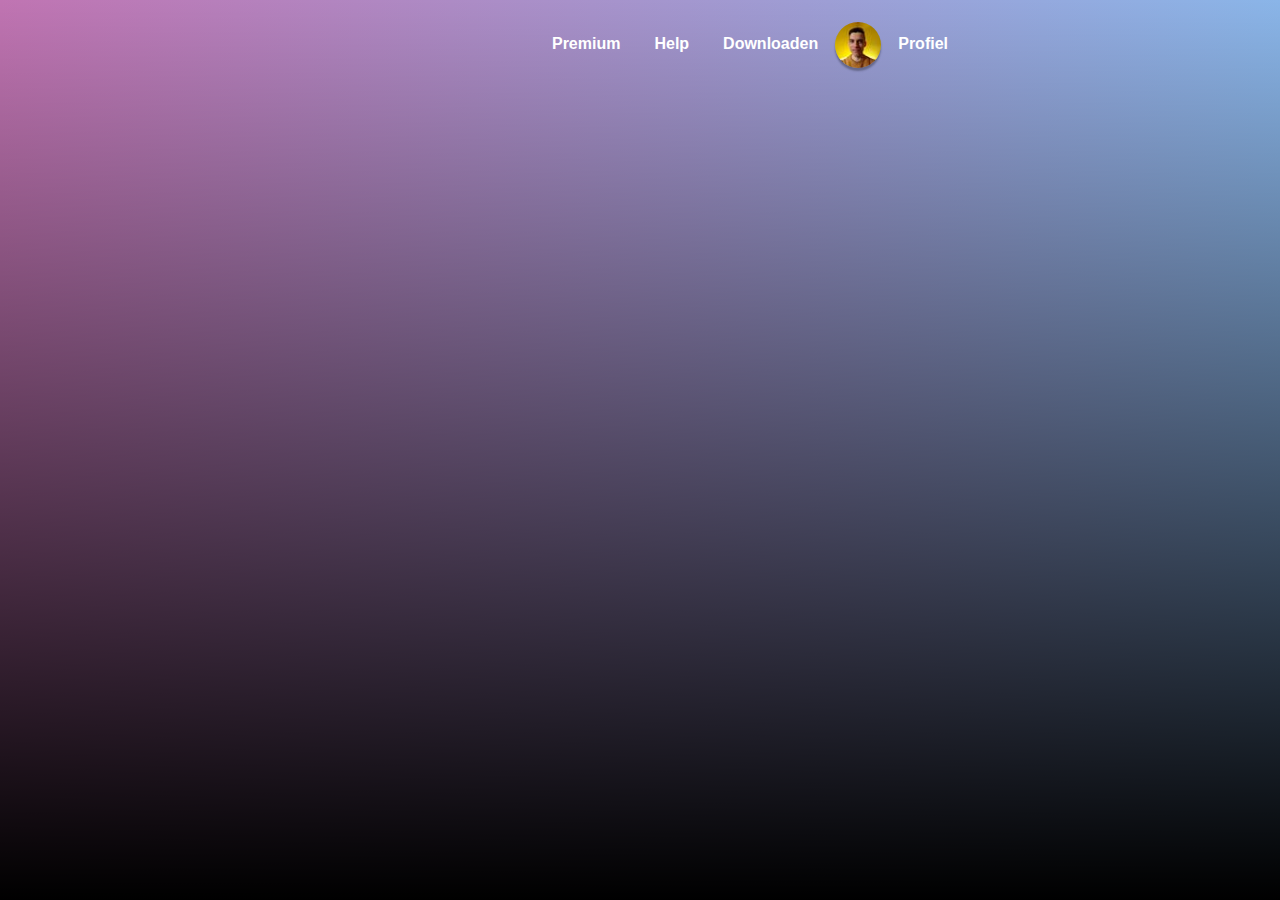
<file: week1/index.html>
<!DOCTYPE html>
<html>

<head>
	<link rel="stylesheet" type="text/css" href="stylesheet.css">
	<title>Page Title</title>

</head>

<body>
	<section id="gradient">
		<section id="black">


			<header>

				<nav>
			
					<ul>
						<img id="logo" src="Images/Spotify-Logo.png" alt="Spotify-Logo" width="132px" height="41.9">
						
						<li><a href></a>Premium</li>
						<li><a href></a>Help</li>
						<li><a href></a>Downloaden</li>
						<img id="pf" src="Images/profiel.jpg" alt="Justin-Lindhout" height="46" width="46">
						<li><a href></a>Profiel</li>
					</ul>

				</nav>
			</header>
		</section>
	</section>


</body>

</html>
</file>
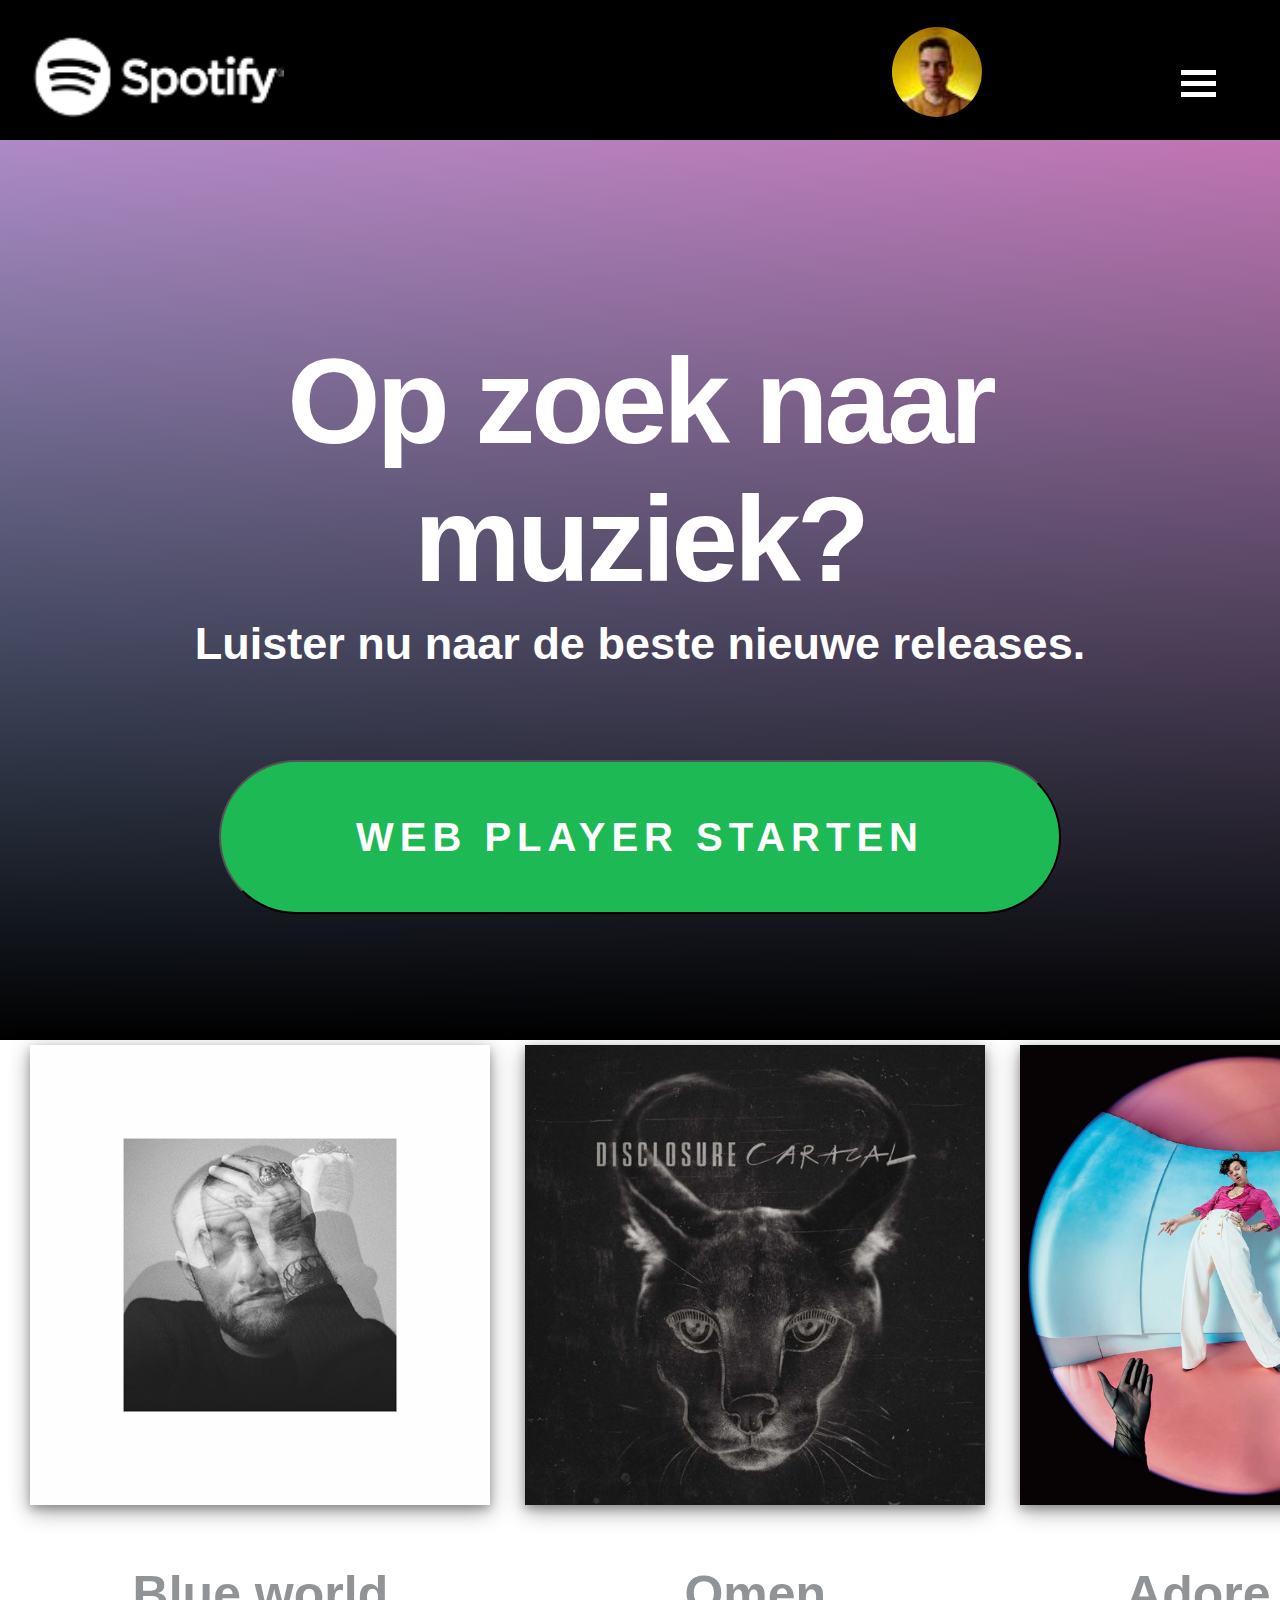
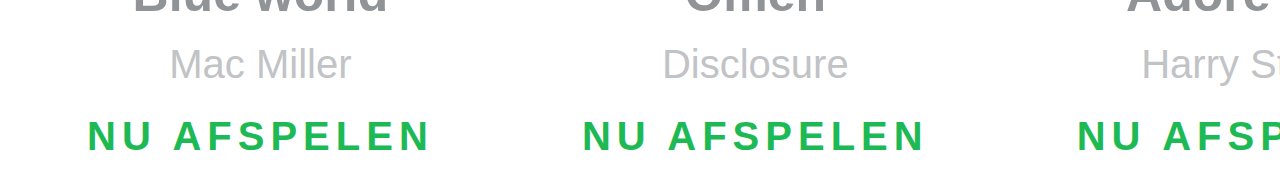
<file: week9/index.html>
<!DOCTYPE html>
<html>

<head>
	<link rel="stylesheet" type="text/css" href="stylesheet.css">
	<title>Page Title</title>

</head>

<body>
	<script src="myscripts.js">
	</script>




	<header>
		<img id="logo" src="Images/Spotify-Logo.png" alt="Spotify-Logo" width="252" height="85">
		<img id="pf" src="Images/profiel.jpg" alt="Justin-Lindhout" height="90" width="90">
		<div class="container" onclick="myFunction(this)">
			<div class="bar1"></div>
			<div class="bar2"></div>
			<div class="bar3"></div>
		</div>
	</header>
	<main>
		<section id="gradient">
			<section id="black">

				<section id="text">
					<h1>Op zoek naar muziek?</h1>
					<h3>Luister nu naar de beste nieuwe releases.</h3>
					<button>WEB PLAYER STARTEN</button>
					<ul>
						<li>
							<figure>
								<img src="Images/macmiller.jfif" alt="Album cover" width="460px" height="460px">
							</figure>
							<figcaption>
								<h2 id="song">Blue world</h2>
								<h4>Mac Miller</h4>
								<h2 id="afspelen">NU AFSPELEN</h2>
							</figcaption>
						</li>
						<li>
							<figure>
								<img src="Images/disclosure.jpg" alt="Album cover" width="460px" height="460px">
							</figure>
							<figcaption>
								<h2 id="song">Omen</h2>
								<h4>Disclosure</h4>
								<h2 id="afspelen">NU AFSPELEN</h2>
							</figcaption>
						</li>
						<li>
							<figure>
								<img src="Images/download.jfif" alt="Album cover" width="460px" height="460px">
							</figure>
							<figcaption>
								<h2 id="song">Adore You</h2>
								<h4>Harry Styles</h4>
								<h2 id="afspelen">NU AFSPELEN</h2>
							</figcaption>
						</li>
						<li>
							<figure>
								<img src="Images/theweeknd.jpg" alt="Album cover" width="460px" height="460px">
							</figure>
							<figcaption>
								<h2 id="song">Blinding Lights</h2>
								<h4>The Weeknd</h4>
								<h2 id="afspelen">NU AFSPELEN</h2>
							</figcaption>
						</li>
						<li>
							<figure>
								<img src="Images/rosalia-aute_cuture_s.jpg" alt="Album cover" width="460px" height="460px">
							</figure>
							<figcaption>
								<h2 id="song">Aute Cuture</h2>
								<h4>Rosalía</h4>
								<h2 id="afspelen">NU AFSPELEN</h2>
							</figcaption>
						</li>
						<li>
							<figure>
								<img src="Images/tchami%20rainforest.jpg" alt="Album cover" width="460px" height="460px">
							</figure>
							<figcaption>
								<h2 id="song">Rainforrest</h2>
								<h4>Tchami</h4>
								<h2 id="afspelen">NU AFSPELEN</h2>
							</figcaption>
						</li>


					</ul>
				</section>



			</section>
		</section>
		<section id="2">
		</section>
	</main>

</body>

</html>
</file>
<file: week1/stylesheet.css>
body {
	margin: 0;
	padding: 0;
	width: 100%;
	height: 100%;
}

#black {
	width: 100%;
	height: 100%;
	position: absolute;
	background-image: linear-gradient(transparent, #000);
}

#gradient {
	width: 100%;
	height: 100%;
	position: absolute;
	background-image: linear-gradient(90deg, #C074B2, #8AB5E8);
}

img {display: block;
	padding 0;
	margin: 0;
}

nav {
	display: block;
	margin: 0px 200px;
	padding: 0px 15px;
	max-width: 1920px;
	height: 80px;
	align-items: center;
	font-family: Geneva, Tahoma, Verdana, sans-serif;
	font-size: 16px;
	font-style: normal;
	font-variant: normal;
	font-weight: 700;
	line-height: 2;
}

ul {
	display: flex;
	flex-direction: row;
	justify-content: flex-end;
	margin: 0 100px;
}


li {
	display: flex;
	justify-content: space-between;
	padding: 28px 17px;
	color:white;
}
#logo {
	display: flex;
	padding: 23px 610px 17px 0px;
	float: left;
	
}

#pf {
	display: flex;
	margin-top: 22px;
	border-radius: 50%;
box-shadow: 0 3px 2px rgba(0, 0, 0, 0.3); 
}
</file>
<file: week9/stylesheet.css>
body {
	margin: 0;
	padding: 0;
	width: 100%;
	height: 100%;
	font-family: Helvetica Neue, Helvetica, Arial, sans-serif;

}

header {
	background-color: black;
	height: 140px;
}

section {
	display: block;
}

#black {
	width: 100%;
	height: 100%;
	position: absolute;
	background-image: linear-gradient(transparent, #000);
}

#gradient {
	width: 100%;
	height: 100%;
	position: absolute;
	background-image: linear-gradient(200deg, #C074B2, #8AB5E8);
}

.container {
	display: inline-block;
	cursor: pointer;
	margin: 5%;
	float: right;

}

.bar1,
.bar2,
.bar3 {
	width: 35px;
	height: 5px;
	background-color: #FFFFFF;
	margin: 6px 0;
	transition: 0.4s;
}

.change .bar1 {
	-webkit-transform: rotate(-45deg) translate(-9px, 6px);
	transform: rotate(-45deg) translate(-9px, 6px);
}

.change .bar2 {
	opacity: 0;
}

.change .bar3 {
	-webkit-transform: rotate(45deg) translate(-8px, -8px);
	transform: rotate(45deg) translate(-8px, -8px);
}

#text {
	height: 10%;
	margin-top: 15%;
}

p {
	color: white;
	font-size: 30px;
	text-align: center;
	font-weight: 700;
}

h1 {
	color: white;
	font-size: 120px;
	text-align: center;
	font-weight: 700;
	margin-top: 0;
	margin-bottom: 0;
	letter-spacing: -4px;
	padding-left: 50px;
	padding-right: 50px;
}

h3 {
	color: white;
	font-size: 45px;
	text-align: center;
	font-weight: 800;
	margin-top: 0;
	margin-bottom: 0;
	padding-left: 18px;
	padding-right: 18px;
	line-height: 1.6;

}

button {
	color: white;
	text-align: center;
	background-color: #1DB954;
	font-size: 40px;
	font-weight: 700;
	line-height: 1;
	border-radius: 500px;
	padding: 55px 135px 55px;
	letter-spacing: 6px;
	display: block;
	margin: auto;
	margin-top: 80px;


}

ul {
	white-space: nowrap;
	overflow-x: auto;
	
	margin-top: 9%;
	
}

li {
	display: inline-block;
	float: none;
	vertical-align: top;
	white-space: nowrap;
	overflow-x: auto;
	margin-left: -4%;
}

figure {
	background-color: aqua;
	height: 460px;
	width: 460px;
	box-shadow: 0 4px 8px 0 rgba(0, 0, 0, 0.2), 0 6px 20px 0 rgba(0, 0, 0, 0.39);
}

#pf {
	margin-top: 27px;
	border-radius: 50%;
	box-shadow: 0 3px 2px rgba(0, 0, 0, 0.3);
	margin-left: 45%;
}

#logo {
	display: flex;
	float: left;
	margin: 32px;

}

#song {
	text-align: center;
	color: #919496;
	font-size: 50px;
	margin-top: 11%;
}

h4 {
	text-align: center;
	color: #C1C3C6;
	font-size: 40px;
	font-weight: 500;
	margin-top: -4%;
}

#afspelen {
	text-align: center;
	color: #1DB954;
	font-size: 40px;
	margin-top: -5%;
	letter-spacing: 6px;
	font-weight: 550;
}

#2 {
	color: aqua;
	height: 10%;
	width: 100%;

}
</file>
